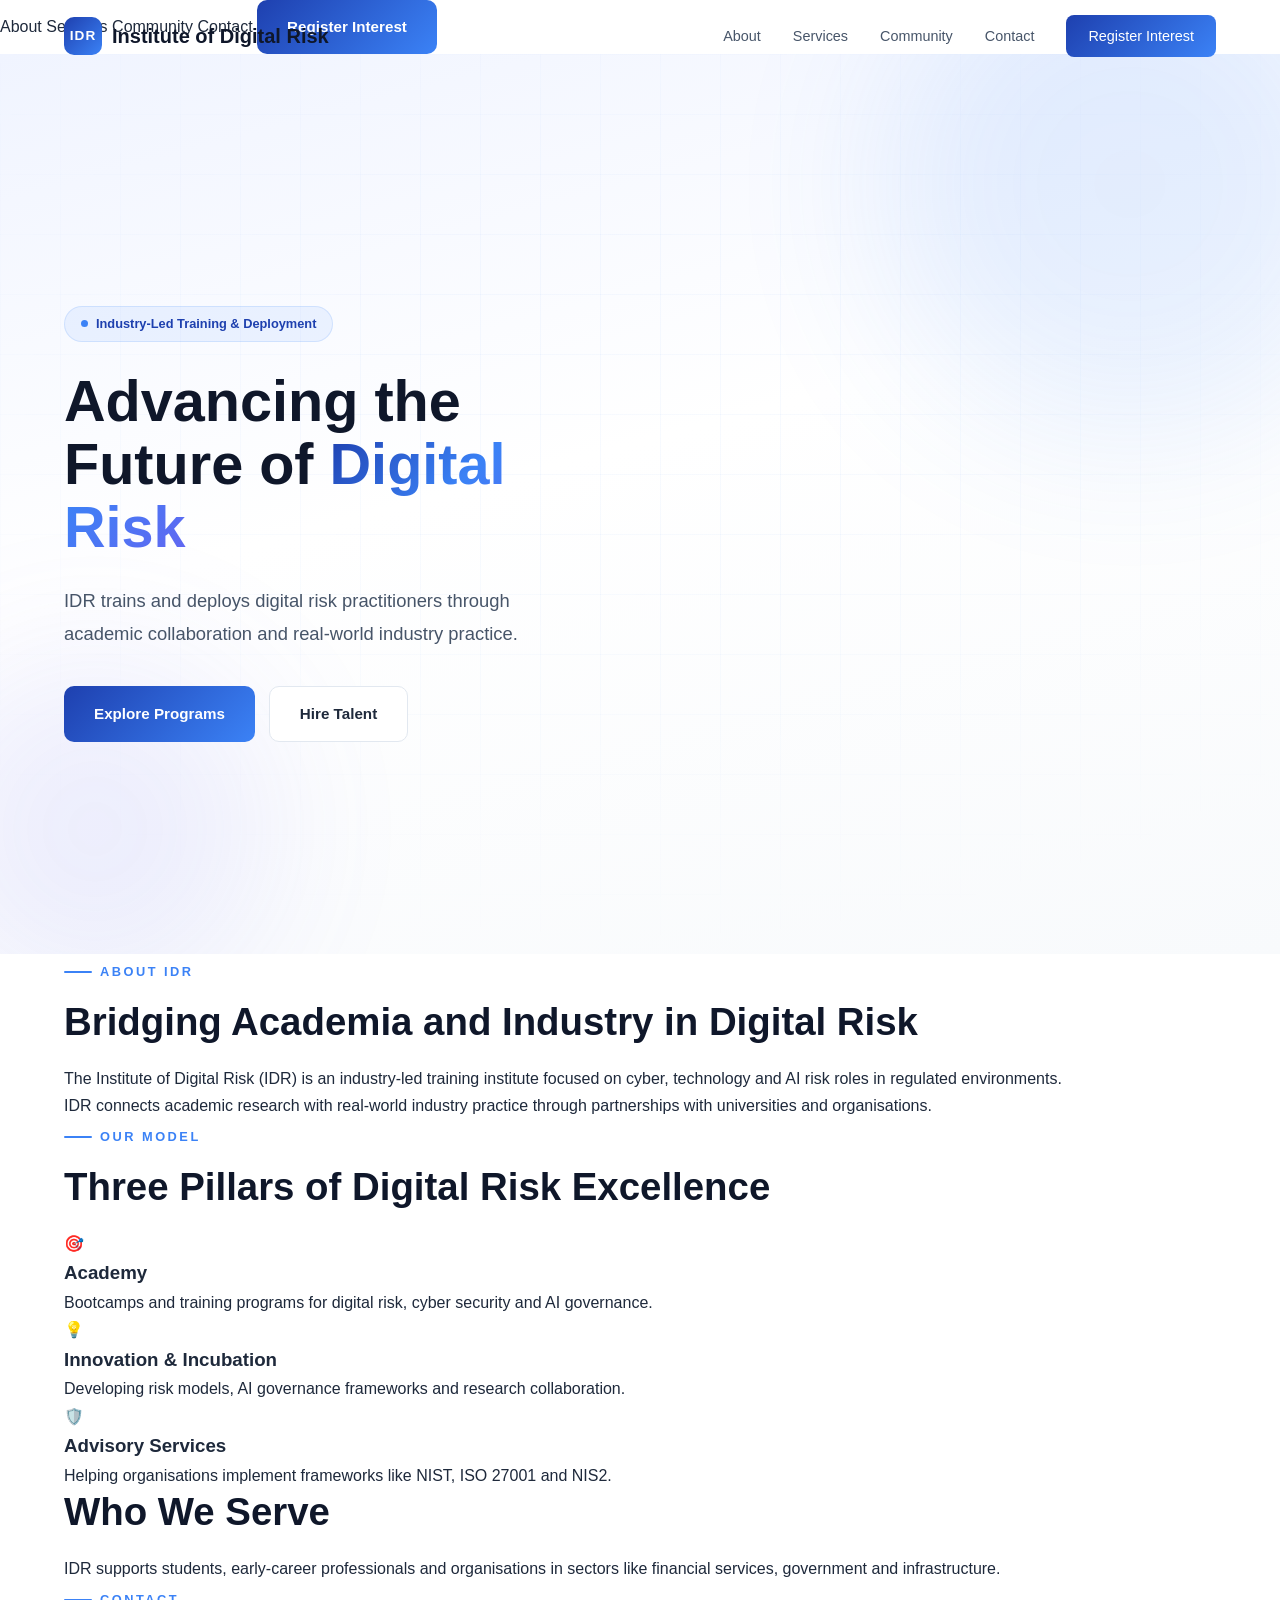
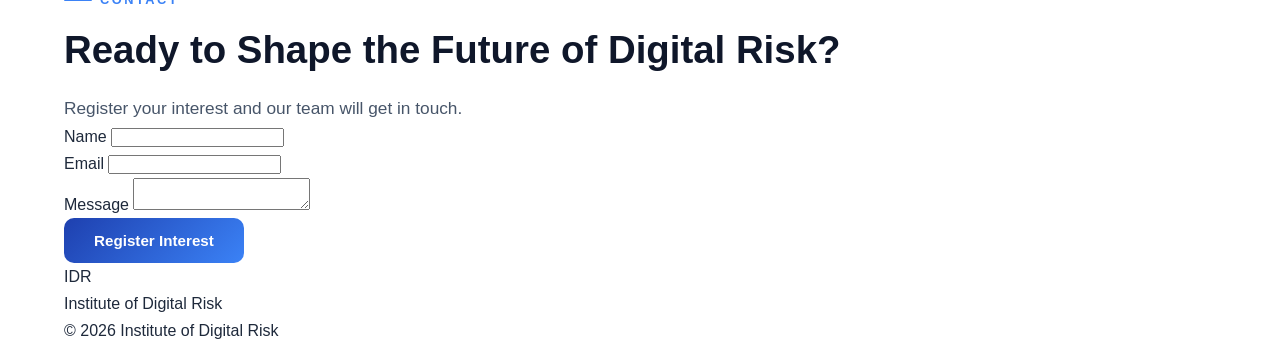
<file: index.html>
<!DOCTYPE html>
<html lang="en">

<head>
    <meta charset="UTF-8">
    <meta name="viewport" content="width=device-width, initial-scale=1.0">
    <title>IDR</title>
    <link rel="stylesheet" href="./style.css">
</head>

<body>

    <!-- NAVBAR -->

    <header class="navbar" id="navbar">

        <nav class="container navbar__inner">

            <a href="#" class="navbar__logo">
                <div class="navbar__logo-icon">IDR</div>
                Institute of Digital Risk
            </a>

            <div class="navbar__links">
                <a href="#about">About</a>
                <a href="#services">Services</a>
                <a href="#community">Community</a>
                <a href="#contact">Contact</a>
                <a href="#contact" class="navbar__cta">Register Interest</a>
            </div>

            <button class="navbar__hamburger" id="hamburger">
                <span></span>
                <span></span>
                <span></span>
            </button>

        </nav>

    </header>


    <!-- MOBILE MENU -->

    <div class="mobile-menu" id="mobileMenu">

        <a href="#about">About</a>
        <a href="#services">Services</a>
        <a href="#community">Community</a>
        <a href="#contact">Contact</a>
        <a href="#contact" class="btn-primary">Register Interest</a>

    </div>



    <main>

        <!-- HERO -->

        <section class="hero">

            <div class="hero__grid-bg"></div>
            <div class="hero__orb hero__orb--1"></div>
            <div class="hero__orb hero__orb--2"></div>

            <div class="container">

                <div class="hero__content">

                    <div class="hero__text">

                        <div class="hero__badge">
                            <span class="hero__badge-dot"></span>
                            Industry-Led Training & Deployment
                        </div>

                        <h1 class="hero__title">
                            Advancing the Future of <span>Digital Risk</span>
                        </h1>

                        <p class="hero__subtitle">
                            IDR trains and deploys digital risk practitioners through academic collaboration and
                            real-world industry practice.
                        </p>

                        <div class="hero__buttons">

                            <a href="#services" class="btn-primary">
                                Explore Programs
                            </a>

                            <a href="#contact" class="btn-secondary">
                                Hire Talent
                            </a>

                        </div>

                    </div>

                </div>

            </div>

        </section>


        <!-- ABOUT -->

        <section class="about" id="about">

            <div class="container">

                <div class="section-label">About IDR</div>

                <h2 class="section-title">
                    Bridging Academia and Industry in Digital Risk
                </h2>

                <p class="about__text">
                    The Institute of Digital Risk (IDR) is an industry-led training institute focused on cyber,
                    technology and AI risk roles in regulated environments.
                </p>

                <p class="about__text">
                    IDR connects academic research with real-world industry practice through partnerships
                    with universities and organisations.
                </p>

            </div>

        </section>



        <!-- SERVICES -->

        <section class="services" id="services">

            <div class="container">

                <div class="services__header">

                    <div class="section-label">Our Model</div>

                    <h2 class="section-title">
                        Three Pillars of Digital Risk Excellence
                    </h2>

                </div>


                <div class="services__cards">

                    <div class="service-card">

                        <div class="service-card__icon service-card__icon--academy">🎯</div>

                        <h3 class="service-card__title">Academy</h3>

                        <p class="service-card__desc">
                            Bootcamps and training programs for digital risk, cyber security and AI governance.
                        </p>

                    </div>


                    <div class="service-card">

                        <div class="service-card__icon service-card__icon--innovation">💡</div>

                        <h3 class="service-card__title">Innovation & Incubation</h3>

                        <p class="service-card__desc">
                            Developing risk models, AI governance frameworks and research collaboration.
                        </p>

                    </div>


                    <div class="service-card">

                        <div class="service-card__icon service-card__icon--advisory">🛡️</div>

                        <h3 class="service-card__title">Advisory Services</h3>

                        <p class="service-card__desc">
                            Helping organisations implement frameworks like NIST, ISO 27001 and NIS2.
                        </p>

                    </div>

                </div>

            </div>

        </section>



        <!-- COMMUNITY -->

        <section class="community" id="community">

            <div class="container">

                <h2 class="section-title">Who We Serve</h2>

                <p class="community__text">
                    IDR supports students, early-career professionals and organisations in sectors like
                    financial services, government and infrastructure.
                </p>

            </div>

        </section>



        <!-- CONTACT -->

        <section class="contact" id="contact">

            <div class="container">

                <div class="contact__grid">

                    <div class="contact__content">

                        <div class="section-label">Contact</div>

                        <h2 class="section-title">
                            Ready to Shape the Future of Digital Risk?
                        </h2>

                        <p class="section-subtitle">
                            Register your interest and our team will get in touch.
                        </p>

                    </div>



                    <div class="contact__form-wrap">

                        <form class="contact__form" id="contactForm">

                            <div class="contact__form-group">

                                <label>Name</label>
                                <input type="text" id="name" required>

                            </div>


                            <div class="contact__form-group">

                                <label>Email</label>
                                <input type="email" id="email" required>

                            </div>


                            <div class="contact__form-group">

                                <label>Message</label>
                                <textarea id="message" required></textarea>

                            </div>

                            <button type="submit" class="btn-primary">
                                Register Interest
                            </button>

                        </form>


                        <div class="form-success" id="successMessage" style="display:none;">

                            <div class="form-success__icon">✅</div>

                            <div class="form-success__title">Thank you!</div>

                            <p class="form-success__text">
                                We will contact you soon.
                            </p>

                        </div>

                    </div>

                </div>

            </div>

        </section>

    </main>



    <footer class="footer">

        <div class="container footer__inner">

            <div class="footer__logo">
                <div class="footer__logo-icon">IDR</div>
                Institute of Digital Risk
            </div>

            <div class="footer__copy">
                © 2026 Institute of Digital Risk
            </div>

        </div>

    </footer>





</body>
<script src="./script.js"></script>

</html>
</file>
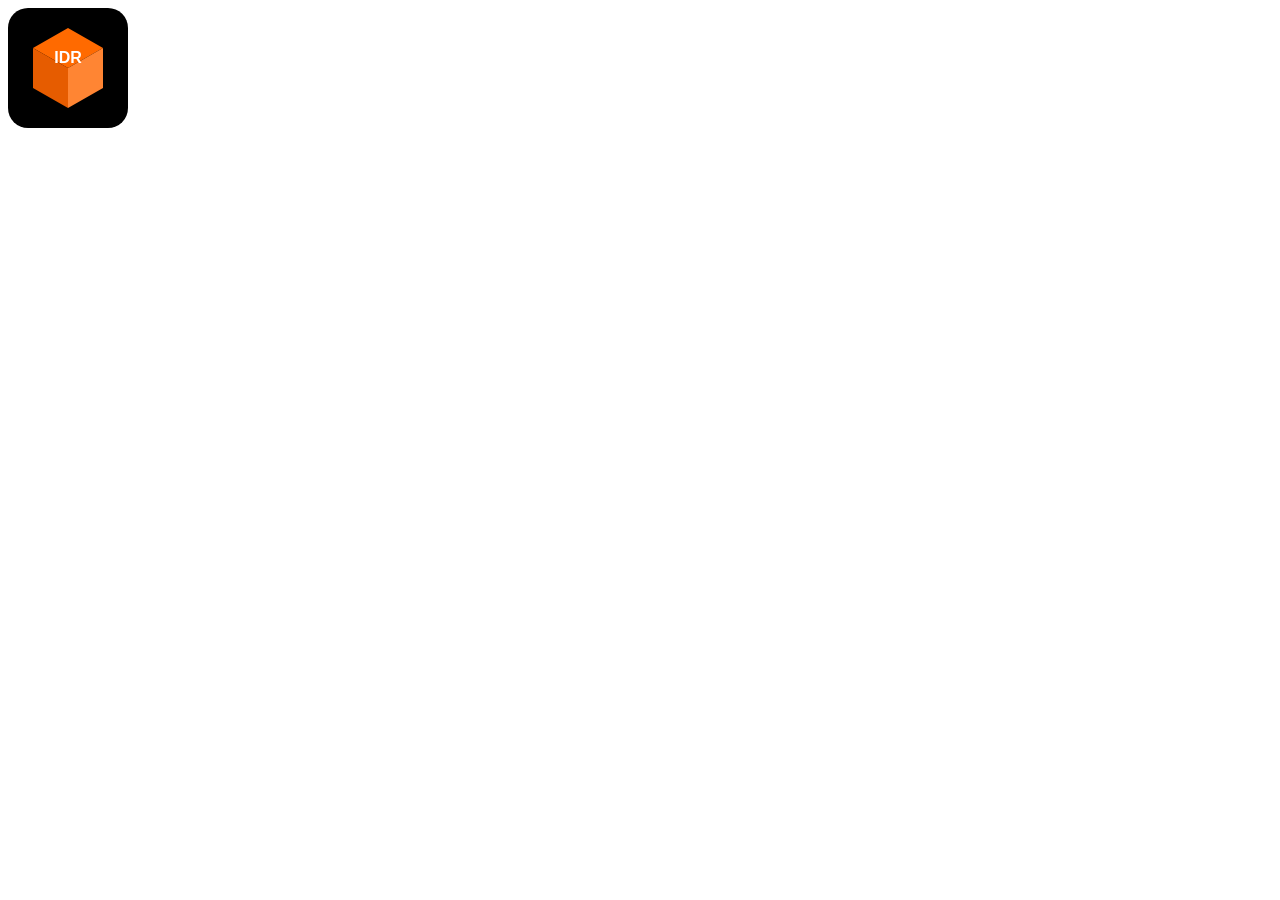
<file: logo.html>
<!DOCTYPE html>
<html>
<body>

<svg width="120" height="120" viewBox="0 0 120 120" xmlns="http://www.w3.org/2000/svg">
  <rect width="120" height="120" rx="20" fill="#000000"/>

  <polygon points="60,20 95,40 60,60 25,40" fill="#ff6a00"/>
  <polygon points="25,40 60,60 60,100 25,80" fill="#e65c00"/>
  <polygon points="95,40 60,60 60,100 95,80" fill="#ff8533"/>

  <text x="60" y="55" text-anchor="middle" font-size="16" fill="white" font-family="Arial" font-weight="bold">
    IDR
  </text>
</svg>

</body>
</html>
</file>
<file: style.css>
*,*::before, *::after{
    margin: 0;
    padding: 0;
    box-sizing: border-box;
}
  
html{
    scroll-behavior: smooth;
    scroll-padding-top: 72px;
}
  
body{
    font-family: 'Inter', -apple-system, BlinkMacSystemFont, 'Segoe UI', sans-serif;
    color: #1e293b;
    background: #ffffff;
    line-height: 1.7;
    -webkit-font-smoothing: antialiased;
    -moz-osx-font-smoothing: grayscale;
}
  
img{
    max-width: 100%; display: block;
}

a{
    text-decoration: none; color: inherit;
}
ul{
    list-style: none;
}
  

.container{
    width: 100%;
    max-width: 1200px;
    margin: 0 auto;
    padding: 0 24px;
}
  
.section-label{
    display: inline-flex;
    align-items: center;
    gap: 8px;
    font-family: 'Space Grotesk', sans-serif;
    font-size: 0.8rem;
    font-weight: 600;
    letter-spacing: 2.5px;
    text-transform: uppercase;
    color: #3b82f6;
    margin-bottom: 16px;
    
}
  
.section-label::before{
    content: '';
    display: inline-block;
    width: 28px;
    height: 2px;
    background: #3b82f6;
    border-radius: 2px;
}
  
.section-title{
    font-family: 'Space Grotesk', sans-serif;
    font-size: 2.4rem;
    font-weight: 700;
    color: #0f172a;
    line-height: 1.2;
    margin-bottom: 20px;
}
  
.section-subtitle{
    font-size: 1.08rem;
    color: #475569;
    max-width: 640px;
    line-height: 1.75;
}
  

.navbar{
    position: fixed;
    top: 0;
    left: 0;
    width: 100%;
    z-index: 1000;
    transition: background 0.35s, box-shadow 0.35s, backdrop-filter 0.35s;
}
  
.navbar--scrolled{
    background: rgba(255, 255, 255, 0.88);
    backdrop-filter: blur(14px);
    -webkit-backdrop-filter: blur(14px);
    box-shadow: 0 1px 3px rgba(0,0,0,0.06);
}
  
.navbar__inner{
    display: flex;
    align-items: center;
    justify-content: space-between;
    height: 72px;
}
  
.navbar__logo{
    display: flex;
    align-items: center;
    gap: 10px;
    font-family: 'Space Grotesk', sans-serif;
    font-weight: 700;
    font-size: 1.25rem;
    color: #0f172a;
}
  
.navbar__logo-icon{
    width: 38px;
    height: 38px;
    background: linear-gradient(135deg, #1e40af, #3b82f6);
    border-radius: 10px;
    display: flex;
    align-items: center;
    justify-content: center;
    color: #fff;
    font-weight: 800;
    font-size: 0.85rem;
    letter-spacing: 1px;
}
  
.navbar__links{
    display: flex;
    align-items: center;
    gap: 32px;
}
  
.navbar__links a{
    font-size: 0.9rem;
    font-weight: 500;
    color: #475569;
    transition: color 0.2s;
    position: relative;
}
  
.navbar__links a:hover, .navbar__links a.active{

    color: #1e40af;
}
  
.navbar__links a::after{
    content: '';
    position: absolute;
    bottom: -4px;
    left: 0;
    width: 0;
    height: 2px;
    background: #3b82f6;
    border-radius: 2px;
    transition: width 0.25s;
}
  
.navbar__links a:hover::after{
    width: 100%;
}
  
.navbar__cta{
    display: inline-flex;
    align-items: center;
    padding: 9px 22px;
    font-family: 'Inter', sans-serif;
    font-size: 0.875rem;
    font-weight: 600;
    color: #fff !important;
    background: linear-gradient(135deg, #1e40af, #3b82f6);
    border: none;
    border-radius: 8px;
    cursor: pointer;
    transition: transform 0.2s, box-shadow 0.2s;
}
  
.navbar__cta:hover{
    transform: translateY(-1px);
    box-shadow: 0 4px 14px rgba(59,130,246,0.35);
}
  
.navbar__cta::after{
    display: none !important;
}
  

.navbar__hamburger{
    display: none;
    flex-direction: column;
    gap: 5px;
    background: none;
    border: none;
    cursor: pointer;
    padding: 4px;
}
  
.navbar__hamburger span{
    display: block;
    width: 24px;
    height: 2.5px;
    background: #0f172a;
    border-radius: 2px;
    transition: transform 0.3s, opacity 0.3s;
}
  
.navbar__hamburger.open span:nth-child(1){
    transform: translateY(7.5px) rotate(45deg);
}
.navbar__hamburger.open span:nth-child(2){
    opacity: 0;
}
.navbar__hamburger.open span:nth-child(3){
    transform: translateY(-7.5px) rotate(-45deg);
}
  

.hero{
    position: relative;
    min-height: 100vh;
    display: flex;
    align-items: center;
    overflow: hidden;
    background: linear-gradient(165deg, #f0f4ff 0%, #ffffff 45%, #f8fafc 100%);
}
  
.hero__grid-bg{
    position: absolute;
    inset: 0;

    background-image:linear-gradient(rgba(59,130,246,0.04) 1px, transparent 1px),
    linear-gradient(90deg, rgba(59,130,246,0.04) 1px, transparent 1px);

    background-size: 60px 60px;

    mask-image: radial-gradient(ellipse 70% 60% at 50% 40%, black 30%, transparent 100%);
    -webkit-mask-image: radial-gradient(ellipse 70% 60% at 50% 40%, black 30%, transparent 100%);
}
  
.hero__orb{
    position: absolute;
    border-radius: 50%;
    filter: blur(80px);
    opacity: 0.35;
    pointer-events: none;

}
  
.hero__orb--1{
    width: 500px;
    height: 500px;
    background: #3b82f6;
    top: -120px;
    right: -100px;
    opacity: 0.12;
}
  
.hero__orb--2{
    width: 350px;
    height: 350px;
    background: #6366f1;
    bottom: -50px;
    left: -80px;
    opacity: 0.1;
}
  
.hero__content{
    position: relative;
    z-index: 2;
    display: grid;
    grid-template-columns: 1fr 1fr;
    gap: 60px;
    align-items: center;
    padding: 120px 0 80px;
}
  
.hero__text{
    max-width: 580px;
}
  
.hero__badge{
    display: inline-flex;
    align-items: center;
    gap: 8px;
    padding: 6px 16px;
    background: rgba(59,130,246,0.08);
    border: 1px solid rgba(59,130,246,0.15);
    border-radius: 100px;
    font-size: 0.8rem;
    font-weight: 600;
    color: #1e40af;
    margin-bottom: 28px;
}
  
.hero__badge-dot{
    width: 7px;
    height: 7px;
    background: #3b82f6;
    border-radius: 50%;
    animation: pulse-dot 2s infinite;
}
  
@keyframes pulse-dot{
    0%, 100% { opacity: 1; }
    50% { opacity: 0.3; }
}
  
.hero__title{
    font-family: 'Space Grotesk', sans-serif;
    font-size: 3.6rem;
    font-weight: 800;
    line-height: 1.1;
    color: #0f172a;
    margin-bottom: 24px;
}
  
.hero__title span{
    background: linear-gradient(135deg, #1e40af, #3b82f6, #6366f1);
    -webkit-background-clip: text;
    -webkit-text-fill-color: transparent;
    background-clip: text;
}
  
.hero__subtitle{

    font-size: 1.15rem;
    color: #475569;
    line-height: 1.8;
    margin-bottom: 36px;
    max-width: 500px;
}
    
.hero__buttons{
    display: flex;
    gap: 14px;
    flex-wrap: wrap;
}
    
.btn-primary{
    display: inline-flex;
    align-items: center;
    gap: 8px;
    padding: 14px 30px;
    font-family: 'Inter', sans-serif;
    font-size: 0.95rem;
    font-weight: 600;
    color: #fff;
    background: linear-gradient(135deg, #1e40af, #3b82f6);
    border: none;
    border-radius: 10px;
    cursor: pointer;
    transition: transform 0.2s, box-shadow 0.2s;
}
    
.btn-primary:hover{
    transform: translateY(-2px);
    box-shadow: 0 8px 24px rgba(59,130,246,0.3);
}
    
.btn-secondary{
    display: inline-flex;
    align-items: center;
    gap: 8px;
    padding: 14px 30px;
    font-family: 'Inter', sans-serif;
    font-size: 0.95rem;
    font-weight: 600;
    color: #1e293b;
    background: #fff;
    border: 1.5px solid #e2e8f0;
    border-radius: 10px;
    cursor: pointer;
    transition: border-color 0.2s, transform 0.2s, box-shadow 0.2s;
}
    
.btn-secondary:hover{
    border-color: #3b82f6;
    transform: translateY(-2px);
    box-shadow: 0 4px 14px rgba(0,0,0,0.06);
}
    
.hero__visual{
    position: relative;
    display: flex;
    align-items: center;
    justify-content: center;
}
    
.hero__visual-card{
    position: relative;
    width: 100%;
    max-width: 480px;
    background: rgba(255,255,255,0.7);
    backdrop-filter: blur(20px);
    border: 1px solid rgba(226,232,240,0.6);
    border-radius: 20px;
    padding: 40px;
    box-shadow: 0 20px 60px rgba(0,0,0,0.06);
}
</file>
